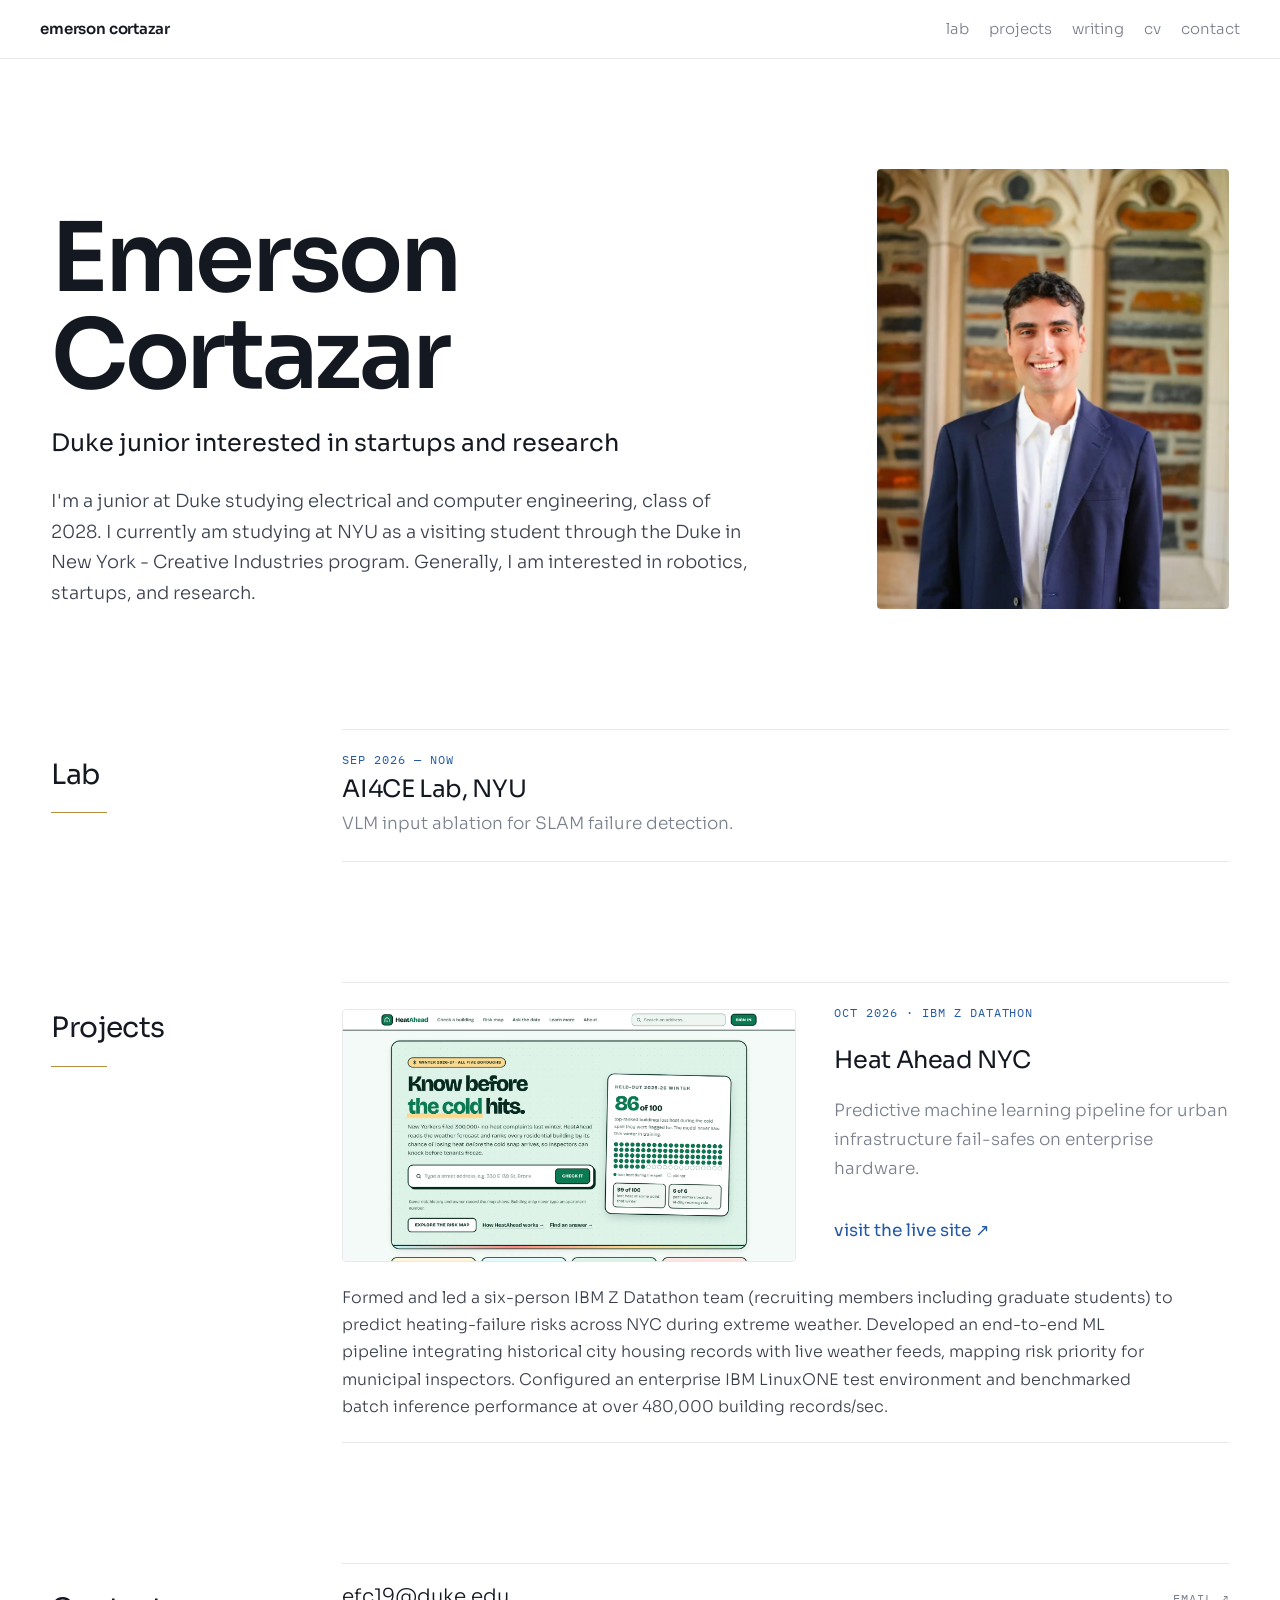
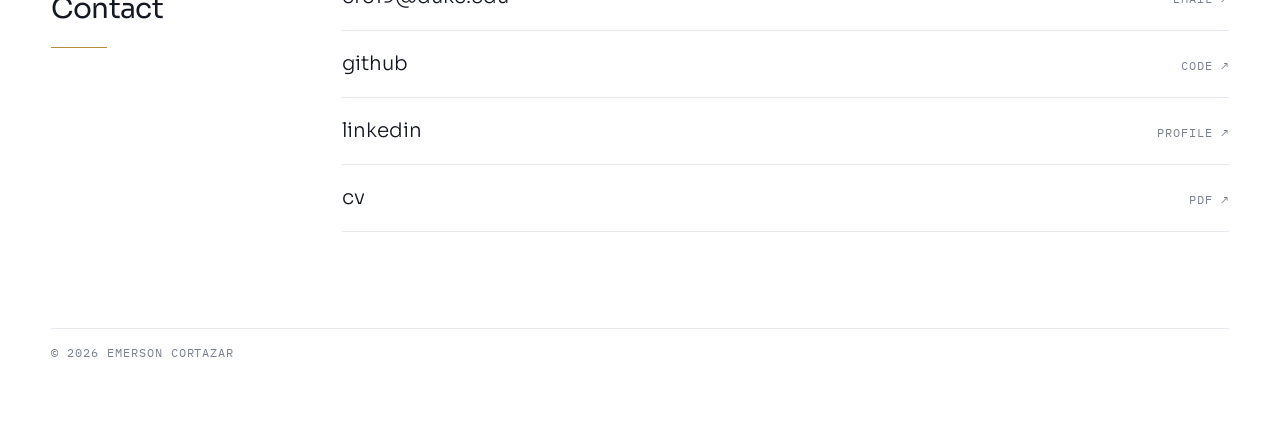
<file: index.html>
<!doctype html>
<html lang="en">
<head>
  <meta charset="utf-8">
  <meta name="viewport" content="width=device-width, initial-scale=1">
  <title>Emerson Cortazar</title>
  <meta name="description" content="Emerson Cortazar, Duke junior interested in startups and research">
  <meta property="og:title" content="Emerson Cortazar">
  <meta property="og:description" content="Duke junior interested in startups and research">
  <meta property="og:type" content="website">
  <meta property="og:url" content="https://emersoncortazar.com/">
  <meta property="og:image" content="https://emersoncortazar.com/assets/img/portrait.webp">
  <link rel="canonical" href="https://emersoncortazar.com/">
  <link rel="icon" href="favicon.ico?v=4" sizes="any">
  <link rel="icon" href="favicon-32.png?v=4" type="image/png" sizes="32x32">
  <link rel="apple-touch-icon" href="apple-touch-icon.png?v=4">
  <link rel="preconnect" href="https://fonts.googleapis.com">
  <link rel="preconnect" href="https://fonts.gstatic.com" crossorigin>
  <link href="https://fonts.googleapis.com/css2?family=Sora:wght@300;400;600&family=IBM+Plex+Mono:wght@400;500&display=swap" rel="stylesheet">
  <link rel="stylesheet" href="styles.css?v=14">
</head>
<body>
  <header class="bar">
    <a class="mark" href="#top">emerson cortazar</a>
    <nav aria-label="Main"><a href="#lab">lab</a><a href="#projects">projects</a><a href="blog.html">writing</a><a href="Emerson_Cortazar_CV.pdf">cv</a><a href="#contact">contact</a></nav>
  </header>

  <main class="page">
    <section class="intro" id="top">
      <div>
        <h1>Emerson Cortazar</h1>
        <p class="tagline">Duke junior interested in startups and research</p>
        <p class="about">I'm a junior at Duke studying electrical and computer engineering, class of 2028. I currently am studying at NYU as a visiting student through the Duke in New York - Creative Industries program. Generally, I am interested in robotics, startups, and research.</p>
      </div>
      <img class="portrait" src="assets/img/portrait.webp" width="800" height="1000" alt="Portrait of Emerson Cortazar in a navy blazer.">
    </section>

    <section class="section" id="lab">
      <h2 class="section-head">Lab</h2>
      <div class="entry">
        <p class="label">Sep 2026 — now</p>
        <h3>AI4CE Lab, NYU</h3>
        <p class="sub">VLM input ablation for SLAM failure detection.</p>
      </div>
    </section>

    <section class="section" id="projects">
      <h2 class="section-head">Projects</h2>
      <article class="entry has-shot">
        <a class="shot" href="https://ibmsubmission.vercel.app" aria-label="Open the Heat Ahead NYC live site">
          <img src="assets/img/heatahead.webp" width="1600" height="889" alt="The Heat Ahead NYC homepage, headed Know before the cold hits, with an address search and a chart of buildings that lost heat.">
        </a>
        <p class="label">Oct 2026 · IBM Z Datathon</p>
        <h3>Heat Ahead NYC</h3>
        <p class="sub">Predictive machine learning pipeline for urban infrastructure fail-safes on enterprise hardware.</p>
        <p class="body">Formed and led a six-person IBM Z Datathon team (recruiting members including graduate students) to predict heating-failure risks across NYC during extreme weather. Developed an end-to-end ML pipeline integrating historical city housing records with live weather feeds, mapping risk priority for municipal inspectors. Configured an enterprise IBM LinuxONE test environment and benchmarked batch inference performance at over 480,000 building records/sec.</p>
        <a class="go" href="https://ibmsubmission.vercel.app">visit the live site <span aria-hidden="true">↗</span></a>
      </article>
    </section>

    <section class="section" id="contact">
      <h2 class="section-head">Contact</h2>
      <ul class="contacts">
        <li><a href="mailto:efc19@duke.edu"><span>efc19@duke.edu</span><span class="label">email ↗</span></a></li>
        <li><a href="https://github.com/emersoncortazar"><span>github</span><span class="label">code ↗</span></a></li>
        <li><a href="https://www.linkedin.com/in/emerson-cortazar"><span>linkedin</span><span class="label">profile ↗</span></a></li>
        <li><a href="Emerson_Cortazar_CV.pdf"><span>cv</span><span class="label">pdf ↗</span></a></li>
      </ul>
    </section>

    <footer class="foot label muted">© 2026 Emerson Cortazar</footer>
  </main>
</body>
</html>
</file>
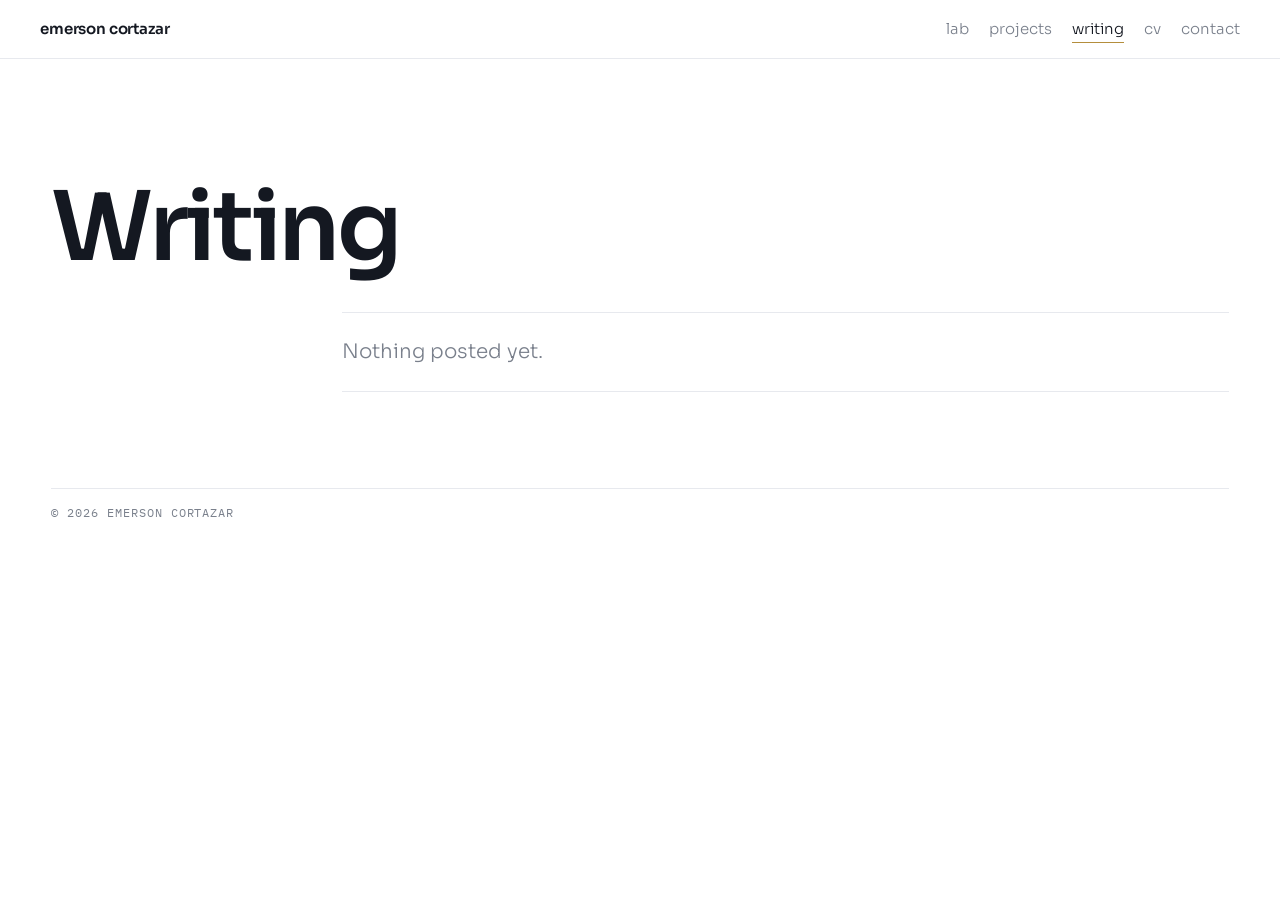
<file: blog.html>
<!doctype html>
<html lang="en">
<head>
  <meta charset="utf-8">
  <meta name="viewport" content="width=device-width, initial-scale=1">
  <title>Writing · Emerson Cortazar</title>
  <meta name="description" content="Writing by Emerson Cortazar">
  <link rel="canonical" href="https://emersoncortazar.com/blog.html">
  <link rel="icon" href="favicon.ico?v=4" sizes="any">
  <link rel="icon" href="favicon-32.png?v=4" type="image/png" sizes="32x32">
  <link rel="apple-touch-icon" href="apple-touch-icon.png?v=4">
  <link rel="preconnect" href="https://fonts.googleapis.com">
  <link rel="preconnect" href="https://fonts.gstatic.com" crossorigin>
  <link href="https://fonts.googleapis.com/css2?family=Sora:wght@300;400;600&family=IBM+Plex+Mono:wght@400;500&display=swap" rel="stylesheet">
  <link rel="stylesheet" href="styles.css?v=14">
</head>
<body>
  <header class="bar">
    <a class="mark" href="index.html">emerson cortazar</a>
    <nav aria-label="Main"><a href="index.html#lab">lab</a><a href="index.html#projects">projects</a><a href="blog.html" aria-current="page">writing</a><a href="Emerson_Cortazar_CV.pdf">cv</a><a href="index.html#contact">contact</a></nav>
  </header>

  <main class="page">
    <section class="section">
      <h1 class="page-title">Writing</h1>
      <div class="posts">
        <p class="empty">Nothing posted yet.</p>
        <!--
          To add a post, replace the line above with one of these per post (newest first):
          <a class="entry link" href="posts/my-post.html">
            <p class="label">November 15, 2026</p>
            <h3>Post title</h3>
            <span class="arrow" aria-hidden="true">→</span>
          </a>
        -->
      </div>
    </section>

    <footer class="foot label muted">© 2026 Emerson Cortazar</footer>
  </main>
</body>
</html>
</file>
<file: styles.css>
:root {
  color-scheme: light;
  --bg: #ffffff;
  --ink: #141821;
  --muted: #7a808c;
  --rule: #e7e9ee;
  --shinsu: #2459a6;
  --gold: #b48e3c;
  --sans: "Sora", system-ui, sans-serif;
  --mono: "IBM Plex Mono", ui-monospace, Consolas, monospace;
}

* { box-sizing: border-box; }

html { scroll-behavior: smooth; scroll-padding-top: 72px; }

body {
  margin: 0;
  background: var(--bg);
  color: var(--ink);
  font: 300 1.0625rem/1.7 var(--sans);
}

a { color: inherit; text-decoration: none; }
:focus-visible { outline: 2px solid var(--shinsu); outline-offset: 3px; }

.label { margin: 0; font: 400 0.75rem/1.4 var(--mono); letter-spacing: 0.08em; text-transform: uppercase; color: var(--shinsu); }
.muted { color: var(--muted); }

/* top bar */
.bar { position: sticky; top: 0; z-index: 5; display: flex; justify-content: space-between; align-items: center; gap: 16px; padding: 16px clamp(16px, 4vw, 40px); background: rgba(255, 255, 255, 0.92); backdrop-filter: blur(8px); border-bottom: 1px solid var(--rule); font-size: 0.9375rem; }
.mark { font-weight: 600; letter-spacing: -0.01em; }
.bar nav { display: flex; flex-wrap: wrap; gap: 4px 20px; color: var(--muted); }
.bar nav a:hover, .bar nav a[aria-current="page"] { color: var(--ink); }
.bar nav a[aria-current="page"] { box-shadow: 0 1px 0 var(--gold); }

.page { max-width: 80rem; margin: 0 auto; padding: 0 clamp(20px, 4vw, 56px) 72px; }

/* sections: heading in a narrow left column, content filling the rest */
.section { display: grid; grid-template-columns: minmax(0, 15rem) minmax(0, 1fr); gap: 0 clamp(24px, 4vw, 64px); align-items: start; padding: clamp(72px, 10vw, 120px) 0 0; }
.section > :not(.section-head):not(.page-title) { grid-column: 2; }

/* intro: name and words on the left, portrait on the right */
.intro { display: grid; grid-template-columns: minmax(0, 1fr) minmax(0, 22rem); gap: clamp(32px, 6vw, 96px); align-items: end; padding-top: clamp(64px, 9vw, 110px); }
.portrait { display: block; width: 100%; height: auto; aspect-ratio: 4 / 5; object-fit: cover; object-position: top; border-radius: 4px; }
.intro h1, .page-title { margin: 0; font-size: clamp(2.75rem, 7.5vw, 6.5rem); font-weight: 600; line-height: 1.02; letter-spacing: -0.035em; }
.tagline { margin: 18px 0 0; font-size: clamp(1.25rem, 2vw, 1.5rem); font-weight: 400; }
.about { margin: 22px 0 0; max-width: 44rem; color: #3b414d; font-size: 1.125rem; }

/* section headings with a gold rule trailing off */
.section-head { margin: 22px 0 0; font-size: 1.75rem; font-weight: 400; letter-spacing: -0.02em; }
.section-head::after { content: ""; display: block; width: 56px; height: 1px; margin-top: 14px; background: var(--gold); }
.page-title { grid-column: 1 / -1; margin-bottom: 36px; }

.entry { display: block; position: relative; padding: 22px 0; border-top: 1px solid var(--rule); }
.entry:last-child { border-bottom: 1px solid var(--rule); }
.entry.has-shot { display: grid; grid-template-columns: minmax(0, 1.15fr) minmax(0, 1fr); gap: 0 clamp(24px, 3vw, 44px); align-items: start; }
.entry.has-shot > * { grid-column: 2; }
.entry.has-shot > .shot { grid-column: 1; grid-row: 1 / span 4; margin: 4px 0 0; }
.entry.has-shot > .go { grid-row: 4; align-self: start; }
.entry.has-shot > .body { grid-column: 1 / -1; grid-row: 5; max-width: 52rem; margin-top: 22px; }
.shot { display: block; overflow: hidden; margin-bottom: 18px; border: 1px solid var(--rule); border-radius: 4px; }
.shot img { display: block; width: 100%; height: auto; transition: transform .6s ease; }
.shot:hover img { transform: scale(1.015); }
.entry h3 { margin: 6px 0 0; font-size: 1.5rem; font-weight: 400; line-height: 1.25; letter-spacing: -0.015em; }
.entry .sub { margin: 6px 0 0; color: var(--muted); }
.entry .body { margin: 14px 0 0; color: #3b414d; font-size: 1rem; }
.go { display: inline-block; margin-top: 16px; color: var(--shinsu); font-weight: 400; }
.go:hover { text-decoration: underline; text-underline-offset: 4px; }
.entry.link { display: flex; justify-content: space-between; align-items: baseline; gap: 16px; }
.entry.link h3 { margin: 0; }
.arrow { color: var(--muted); font-size: 1.375rem; transition: transform .25s ease, color .25s ease; }
.entry.link:hover h3, .entry.link:hover .arrow { color: var(--shinsu); }
.entry.link:hover .arrow { transform: translateX(6px); }

.contacts { margin: 0; padding: 0; list-style: none; border-top: 1px solid var(--rule); }
.contacts a { display: flex; justify-content: space-between; align-items: baseline; padding: 16px 0; border-bottom: 1px solid var(--rule); font-size: 1.25rem; }
.contacts a:hover { color: var(--shinsu); }
.contacts .label { color: var(--muted); }

.posts { margin-top: 0; }
.empty { margin: 0; padding: 22px 0; border-top: 1px solid var(--rule); border-bottom: 1px solid var(--rule); color: var(--muted); font-size: 1.25rem; }

.foot { margin-top: 96px; padding-top: 16px; border-top: 1px solid var(--rule); }

@media (max-width: 900px) {
  .section, .entry.has-shot { grid-template-columns: minmax(0, 1fr); }
  .section > :not(.section-head):not(.page-title), .entry.has-shot > * { grid-column: 1; }
  .entry.has-shot > .shot, .entry.has-shot > .go, .entry.has-shot > .body { grid-row: auto; }
  .entry.has-shot > .shot { margin: 0 0 18px; }
  .entry.has-shot > .body { margin-top: 14px; }
  .section-head { margin: 0 0 18px; }
  .intro { grid-template-columns: minmax(0, 1fr) minmax(0, 15rem); }
}
@media (max-width: 560px) {
  .bar { flex-direction: column; align-items: flex-start; gap: 6px; }
  .intro { grid-template-columns: minmax(0, 1fr); }
  .portrait { max-width: 12rem; grid-row: 1; }
}
@media (prefers-reduced-motion: reduce) {
  html { scroll-behavior: auto; }
  .arrow, .shot img { transition: none; }
}
</file>
